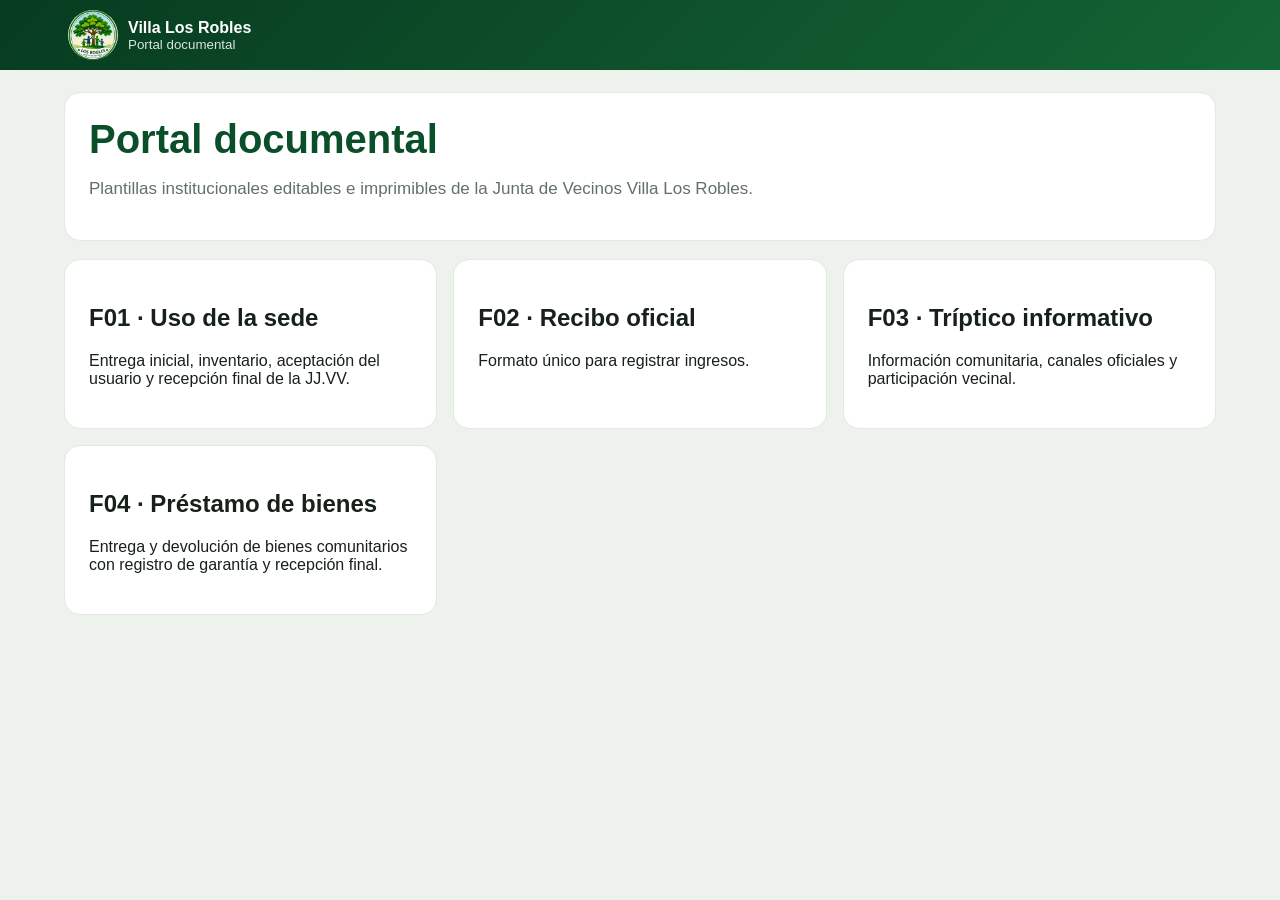
<file: index.html>
<!doctype html><html lang="es"><head><meta charset="utf-8"><meta name="viewport" content="width=device-width,initial-scale=1"><title>Villa Los Robles · Portal documental</title><link rel="stylesheet" href="css/styles.css"></head><body>
<header class="site-header"><div class="header-inner"><a class="brand" href="index.html"><img src="assets/logo-villa-los-robles.jpg"><span>Villa Los Robles<small>Portal documental</small></span></a></div></header>
<main class="page-shell"><section class="hero"><h1>Portal documental</h1><p>Plantillas institucionales editables e imprimibles de la Junta de Vecinos Villa Los Robles.</p></section>
<section class="grid">
<a class="card" href="documentos/f01-uso-sede.html"><h2>F01 · Uso de la sede</h2><p>Entrega inicial, inventario, aceptación del usuario y recepción final de la JJ.VV.</p></a>
<a class="card" href="documentos/f02-recibo.html"><h2>F02 · Recibo oficial</h2><p>Formato único para registrar ingresos.</p></a>
<a class="card" href="documentos/f03-triptico-001.html"><h2>F03 · Tríptico informativo</h2><p>Información comunitaria, canales oficiales y participación vecinal.</p></a>
<a class="card" href="documentos/f04-prestamo-bienes.html"><h2>F04 · Préstamo de bienes</h2><p>Entrega y devolución de bienes comunitarios con registro de garantía y recepción final.</p></a>
</section></main></body></html>
</file>
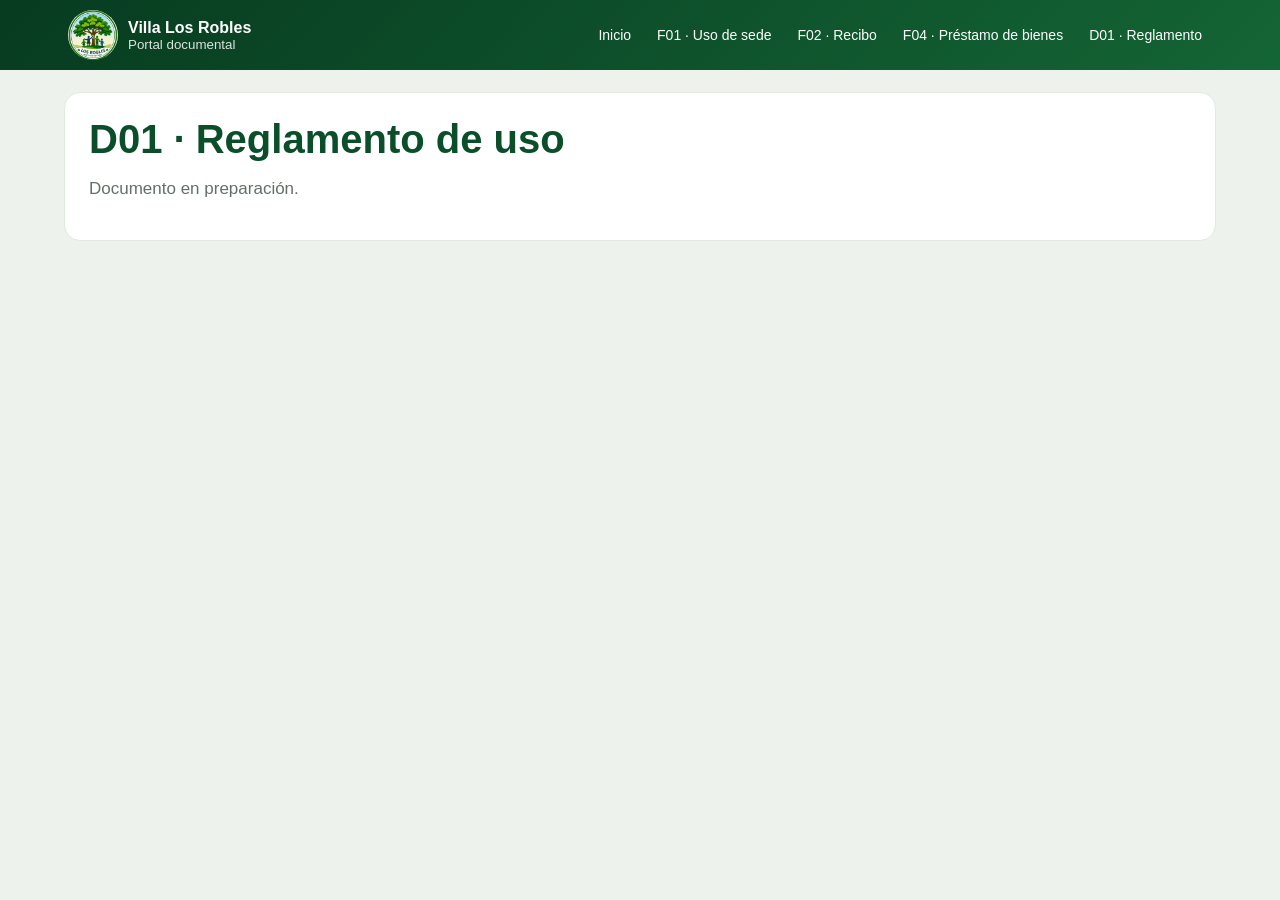
<file: documentos/d01-reglamento.html>
<!doctype html><html lang="es"><head><meta charset="utf-8"><meta name="viewport" content="width=device-width,initial-scale=1"><title>D01 · Reglamento</title><link rel="stylesheet" href="../css/styles.css"></head><body>
<header class="site-header">
  <div class="header-inner">
    <a class="brand" href="../index.html">
      <img src="../assets/logo-villa-los-robles.jpg" alt="Logo Villa Los Robles">
      <span>Villa Los Robles<small>Portal documental</small></span>
    </a>
    <nav>
      <a href="../index.html">Inicio</a>
      <a href="f01-uso-sede.html">F01 · Uso de sede</a>
      <a href="f02-recibo.html">F02 · Recibo</a>
      <a href="f04-prestamo-bienes.html">F04 · Préstamo de bienes</a>
      <a href="d01-reglamento.html">D01 · Reglamento</a>
    </nav>
  </div>
</header>
<main class="page-shell"><section class="hero"><h1>D01 · Reglamento de uso</h1><p>Documento en preparación.</p></section></main></body></html>
</file>
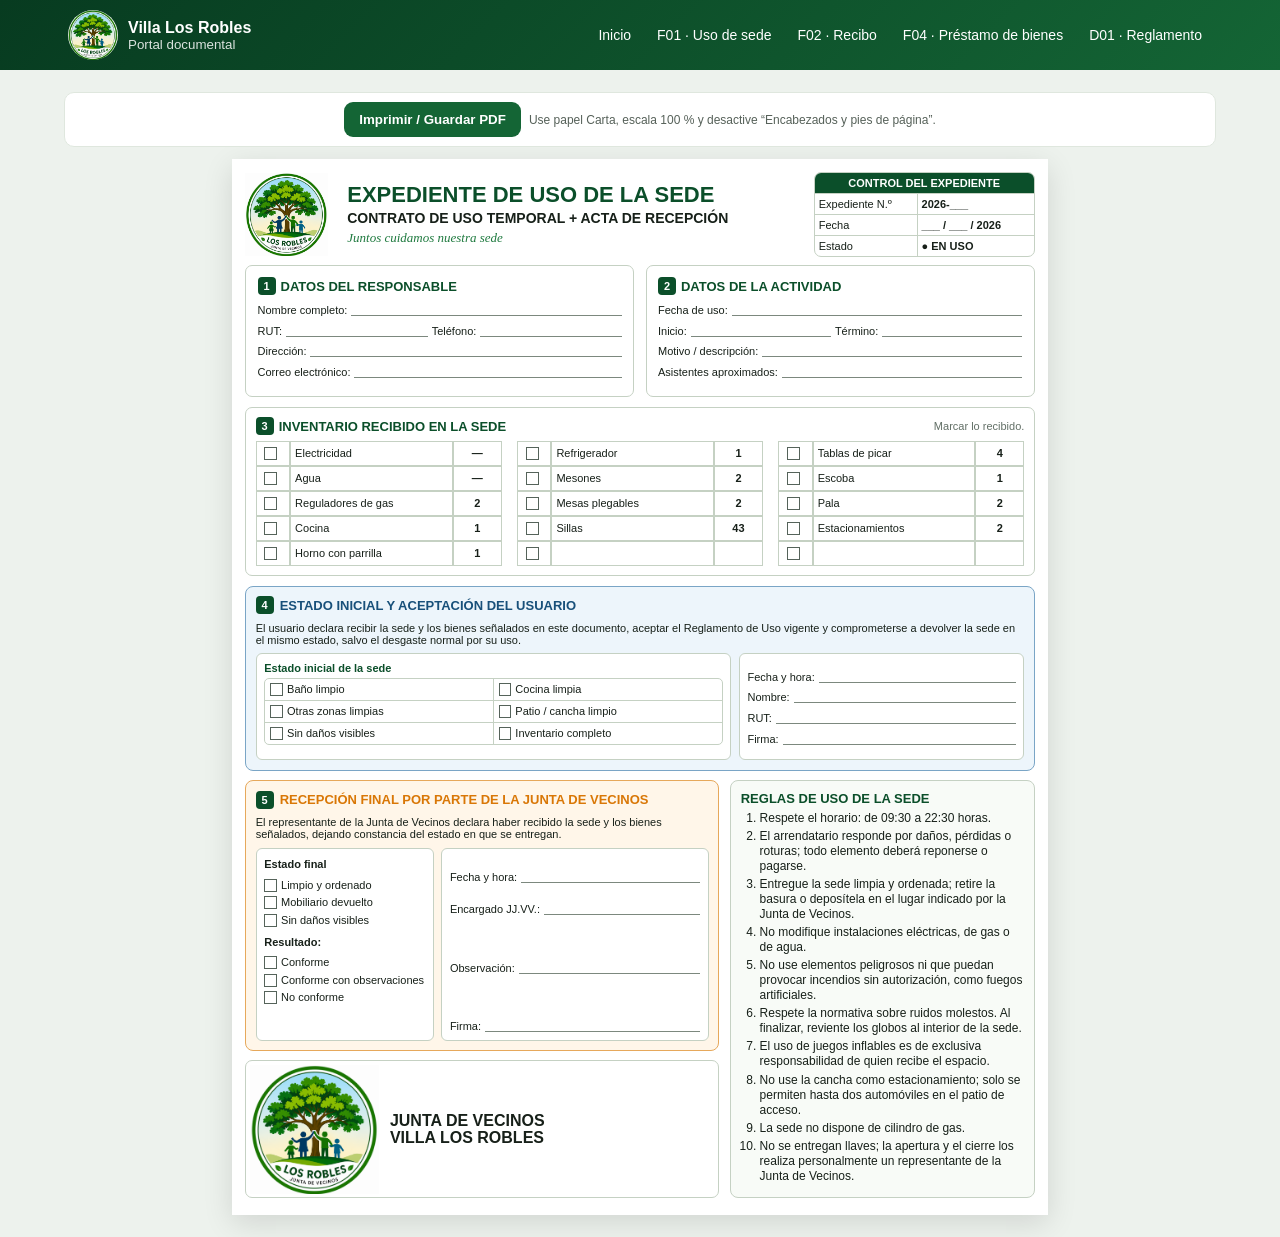
<file: documentos/f01-uso-sede.html>
<!doctype html>
<html lang="es">
<head>
  <meta charset="utf-8">
  <meta name="viewport" content="width=device-width,initial-scale=1">
  <title>F01 · Uso de la sede</title>
  <link rel="stylesheet" href="../css/styles.css">
  <style>
    @page{size:letter portrait;margin:0}
    .document{
      width:215.9mm;
      min-height:279.4mm;
      padding:3.5mm;
    }
    .doc-header{grid-template-columns:24mm 1fr 58.5mm;gap:3mm;padding-bottom:2mm;border-bottom:0}
    .doc-logo{width:22mm;height:22mm}
    .doc-title{font-size:22px}
    .doc-subtitle{font-size:14px}
    .doc-slogan{font-size:13px}
    .control{font-size:11px}
    .control div{grid-template-columns:1fr 1.15fr}
    .quick{margin:1.5mm 0}
    .quick div{padding:1.7mm;font-size:11px}
    .datos-superiores{display:grid;grid-template-columns:1fr 1fr;gap:3mm;margin-bottom:2.5mm}
    .datos-superiores>.panel{height:100%;margin:0}
    .section-title{margin-bottom:1.5mm;font-size:13px}
    .section-title small{margin-left:auto;color:var(--muted);font-size:11px;font-weight:400}
    .row{margin:1.8mm 0;font-size:11px}
    .inventory-panel{padding:2.5mm}
    .inventory-grid{display:grid;grid-template-columns:repeat(3,1fr);gap:4mm}
    .inventory-table{table-layout:fixed;border-collapse:separate;border-spacing:0}
    .inventory-table td{font-size:11px;padding:3px 4px;height:25px}
    .inventory-table .check{width:14%;text-align:center;padding:1px}
    .inventory-table .item{width:66%}
    .inventory-table .qty{width:20%;text-align:center;font-weight:700}
    .state-acceptance{padding:2.5mm;margin-top:2.5mm}
    .state-acceptance h2{display:flex;align-items:center;gap:6px}
    .state-layout{display:grid;grid-template-columns:1.25fr .75fr;gap:2mm}
    .paper-box{border:1px solid var(--line);border-radius:6px;padding:2mm;background:#fff}
    .paper-box-title{display:block;color:var(--green-900);font-size:11px;font-weight:700;margin-bottom:1mm}
    .state-checks{display:grid;grid-template-columns:repeat(2,1fr);border:1px solid var(--line);border-radius:5px;overflow:hidden}
    .state-checks div{padding:4px 5px;font-size:11px;border-right:1px solid var(--line);border-bottom:1px solid var(--line)}
    .state-checks div:nth-child(2n){border-right:0}
    .state-checks div:nth-last-child(-n+2){border-bottom:0}
    .paper-check{display:inline-block;width:3.4mm;height:3.4mm;border:1px solid #55635a;margin-right:4px;vertical-align:-.8mm;background:#fff}
    .writing-line{display:block;height:6mm;border-bottom:1px solid #7c887e}
    .signature-grid{display:grid;grid-template-columns:1.25fr .8fr 1fr;gap:2mm;margin-top:2mm}
    .signature-box{border:1px solid var(--line);border-radius:6px;padding:1.8mm;background:#fff;min-height:14.5mm;font-size:11px}
    .signature-box .row{margin:1mm 0}
    .reception{width:100%;padding:2.5mm;margin:0}
    .reception h2{display:flex;align-items:center;gap:6px}
    .reception-layout{display:grid;grid-template-columns:.8fr 1.2fr;gap:2mm}
    .outcome{font-size:11px;line-height:1.5}
    .outcome-checks,.outcome-result-options{display:grid;gap:1px;margin-top:1mm}
    .outcome-result{display:block;margin-top:1.5mm}
    .final-reception-fields{display:grid;grid-template-rows:7mm 7mm 14mm 14mm;gap:1.5mm}
    .final-reception-fields .row{margin:0;align-items:end}
    .closing-area{display:grid;grid-template-columns:60% 1fr;gap:3mm;margin-top:2.5mm;align-items:stretch}
    .closing-left{display:flex;flex-direction:column;gap:2.5mm}
    .closing-brand{display:flex;align-items:center;font-size:16px;line-height:1.1;padding:1mm;flex:0 0 36.4mm;min-height:0;gap:3mm}
    .closing-brand.footer-brand img{width:auto!important;height:34.02mm!important;max-width:100%;max-height:70mm;object-fit:contain;flex:0 0 auto}
    .closing-brand b{flex:1;text-align:left}
    .rules-panel{border:1px solid var(--line);border-radius:8px;background:var(--green-050);padding:2.5mm}
    .rules-panel h2{margin:0;color:var(--green-900);font-size:13px}
    .rules-panel ol{margin:1.5mm 0 0;padding-left:5mm;font-size:12px;line-height:1.25}
    .rules-panel li{margin:.8mm 0}
    .num{font-size:11px}
    .footer-brand img{width:15mm;height:15mm}
    .state-acceptance p,.reception p{font-size:11px}
    .state-acceptance h2,.reception h2{font-size:13px}
    .reception .paper-box>span{font-size:11px!important}
    @media print{
      html,body{width:215.9mm!important;height:279.4mm!important;margin:0!important;padding:0!important;background:#fff!important}
      .document{width:215.9mm!important;min-height:0!important;margin:0!important;padding:3.5mm!important;box-shadow:none!important;overflow:hidden!important}
      .datos-superiores,.state-layout,.state-checks,.signature-grid,.reception-layout,.footer{display:grid!important}
    }
    @media screen and (max-width:900px){
      .document{width:100%;min-height:auto;padding:12px}
      .datos-superiores,.state-layout,.signature-grid,.reception-layout,.closing-area{grid-template-columns:1fr}
      .inventory-panel{overflow-x:auto}
      .inventory-table{min-width:760px}
    }
  </style>
</head>
<body>
<header class="site-header">
  <div class="header-inner">
    <a class="brand" href="../index.html">
      <img src="../assets/logo-villa-los-robles.jpg" alt="Logo Villa Los Robles">
      <span>Villa Los Robles<small>Portal documental</small></span>
    </a>
    <nav aria-label="Documentos">
      <a href="../index.html">Inicio</a>
      <a href="f01-uso-sede.html" aria-current="page">F01 · Uso de sede</a>
      <a href="f02-recibo.html">F02 · Recibo</a>
      <a href="f04-prestamo-bienes.html">F04 · Préstamo de bienes</a>
      <a href="d01-reglamento.html">D01 · Reglamento</a>
    </nav>
  </div>
</header>

<div class="page-shell">
  <div class="doc-toolbar">
    <button class="btn" id="print-doc" type="button">Imprimir / Guardar PDF</button>
    <span style="align-self:center;font-size:12px;color:#566159">Use papel Carta, escala 100 % y desactive “Encabezados y pies de página”.</span>
  </div>

  <main class="document">
    <header class="doc-header">
      <img class="doc-logo" src="../assets/logo-villa-los-robles.jpg" alt="Logo oficial">
      <div>
        <h1 class="doc-title">EXPEDIENTE DE USO DE LA SEDE</h1>
        <div class="doc-subtitle">CONTRATO DE USO TEMPORAL + ACTA DE RECEPCIÓN</div>
        <div class="doc-slogan">Juntos cuidamos nuestra sede</div>
      </div>
      <div class="control">
        <strong>CONTROL DEL EXPEDIENTE</strong>
        <div><span>Expediente N.º</span><span>2026-___</span></div>
        <div><span>Fecha</span><span>___ / ___ / 2026</span></div>
        <div><span>Estado</span><span>● EN USO</span></div>
      </div>
    </header>

    <section class="datos-superiores">
      <section class="panel">
        <h2 class="section-title"><span class="num">1</span> DATOS DEL RESPONSABLE</h2>
        <div class="row one"><span>Nombre completo:</span><span class="line"></span></div>
        <div class="row"><span>RUT:</span><span class="line"></span><span>Teléfono:</span><span class="line"></span></div>
        <div class="row one"><span>Dirección:</span><span class="line"></span></div>
        <div class="row one"><span>Correo electrónico:</span><span class="line"></span></div>
      </section>

      <section class="panel">
        <h2 class="section-title"><span class="num">2</span> DATOS DE LA ACTIVIDAD</h2>
        <div class="row one"><span>Fecha de uso:</span><span class="line"></span></div>
        <div class="row"><span>Inicio:</span><span class="line"></span><span>Término:</span><span class="line"></span></div>
        <div class="row one"><span>Motivo / descripción:</span><span class="line"></span></div>
        <div class="row one"><span>Asistentes aproximados:</span><span class="line"></span></div>
      </section>
    </section>

    <section class="panel inventory-panel">
      <h2 class="section-title"><span class="num">3</span> INVENTARIO RECIBIDO EN LA SEDE <small>Marcar lo recibido.</small></h2>
      <div class="inventory-grid">
        <table class="inventory-table"><tbody>
          <tr><td class="check"><i class="paper-check"></i></td><td class="item">Electricidad</td><td class="qty">—</td></tr>
          <tr><td class="check"><i class="paper-check"></i></td><td class="item">Agua</td><td class="qty">—</td></tr>
          <tr><td class="check"><i class="paper-check"></i></td><td class="item">Reguladores de gas</td><td class="qty">2</td></tr>
          <tr><td class="check"><i class="paper-check"></i></td><td class="item">Cocina</td><td class="qty">1</td></tr>
          <tr><td class="check"><i class="paper-check"></i></td><td class="item">Horno con parrilla</td><td class="qty">1</td></tr>
        </tbody></table>
        <table class="inventory-table"><tbody>
          <tr><td class="check"><i class="paper-check"></i></td><td class="item">Refrigerador</td><td class="qty">1</td></tr>
          <tr><td class="check"><i class="paper-check"></i></td><td class="item">Mesones</td><td class="qty">2</td></tr>
          <tr><td class="check"><i class="paper-check"></i></td><td class="item">Mesas plegables</td><td class="qty">2</td></tr>
          <tr><td class="check"><i class="paper-check"></i></td><td class="item">Sillas</td><td class="qty">43</td></tr>
          <tr><td class="check"><i class="paper-check"></i></td><td class="item"></td><td class="qty"></td></tr>
        </tbody></table>
        <table class="inventory-table"><tbody>
          <tr><td class="check"><i class="paper-check"></i></td><td class="item">Tablas de picar</td><td class="qty">4</td></tr>
          <tr><td class="check"><i class="paper-check"></i></td><td class="item">Escoba</td><td class="qty">1</td></tr>
          <tr><td class="check"><i class="paper-check"></i></td><td class="item">Pala</td><td class="qty">2</td></tr>
          <tr><td class="check"><i class="paper-check"></i></td><td class="item">Estacionamientos</td><td class="qty">2</td></tr>
          <tr><td class="check"><i class="paper-check"></i></td><td class="item"></td><td class="qty"></td></tr>
        </tbody></table>
      </div>
    </section>

    <section class="banner user state-acceptance">
      <h2><span class="num">4</span> ESTADO INICIAL Y ACEPTACIÓN DEL USUARIO</h2>
      <p>El usuario declara recibir la sede y los bienes señalados en este documento, aceptar el Reglamento de Uso vigente y comprometerse a devolver la sede en el mismo estado, salvo el desgaste normal por su uso.</p>
      <div class="state-layout">
        <div class="paper-box">
          <b class="paper-box-title">Estado inicial de la sede</b>
          <div class="state-checks">
            <div><i class="paper-check"></i>Baño limpio</div>
            <div><i class="paper-check"></i>Cocina limpia</div>
            <div><i class="paper-check"></i>Otras zonas limpias</div>
            <div><i class="paper-check"></i>Patio / cancha limpio</div>
            <div><i class="paper-check"></i>Sin daños visibles</div>
            <div><i class="paper-check"></i>Inventario completo</div>
          </div>
        </div>
        <div class="paper-box">
          <div class="row one"><span>Fecha y hora:</span><span class="line"></span></div>
          <div class="row one"><span>Nombre:</span><span class="line"></span></div>
          <div class="row one"><span>RUT:</span><span class="line"></span></div>
          <div class="row one"><span>Firma:</span><span class="line"></span></div>
        </div>
      </div>
    </section>

    <div class="closing-area">
      <div class="closing-left">
        <section class="banner jjvv reception">
          <h2><span class="num">5</span> RECEPCIÓN FINAL POR PARTE DE LA JUNTA DE VECINOS</h2>
          <p>El representante de la Junta de Vecinos declara haber recibido la sede y los bienes señalados, dejando constancia del estado en que se entregan.</p>
          <div class="reception-layout">
            <div class="paper-box outcome">
              <b>Estado final</b>
              <div class="outcome-checks">
                <div><i class="paper-check"></i>Limpio y ordenado</div>
                <div><i class="paper-check"></i>Mobiliario devuelto</div>
                <div><i class="paper-check"></i>Sin daños visibles</div>
              </div>
              <b class="outcome-result">Resultado:</b>
              <div class="outcome-result-options">
                <div><i class="paper-check"></i>Conforme</div>
                <div><i class="paper-check"></i>Conforme con observaciones</div>
                <div><i class="paper-check"></i>No conforme</div>
              </div>
            </div>
            <div class="paper-box final-reception-fields">
              <div class="row one"><span>Fecha y hora:</span><span class="line"></span></div>
              <div class="row one"><span>Encargado JJ.VV.:</span><span class="line"></span></div>
              <div class="row one"><span>Observación:</span><span class="line"></span></div>
              <div class="row one"><span>Firma:</span><span class="line"></span></div>
            </div>
          </div>
        </section>
        <div class="footer-box footer-brand closing-brand"><img src="../assets/logo-villa-los-robles.jpg" alt=""><b>JUNTA DE VECINOS<br>VILLA LOS ROBLES</b></div>
      </div>
      <aside class="rules-panel">
        <h2>REGLAS DE USO DE LA SEDE</h2>
        <ol>
          <li>Respete el horario: de 09:30 a 22:30 horas.</li>
          <li>El arrendatario responde por daños, pérdidas o roturas; todo elemento deberá reponerse o pagarse.</li>
          <li>Entregue la sede limpia y ordenada; retire la basura o deposítela en el lugar indicado por la Junta de Vecinos.</li>
          <li>No modifique instalaciones eléctricas, de gas o de agua.</li>
          <li>No use elementos peligrosos ni que puedan provocar incendios sin autorización, como fuegos artificiales.</li>
          <li>Respete la normativa sobre ruidos molestos. Al finalizar, reviente los globos al interior de la sede.</li>
          <li>El uso de juegos inflables es de exclusiva responsabilidad de quien recibe el espacio.</li>
          <li>No use la cancha como estacionamiento; solo se permiten hasta dos automóviles en el patio de acceso.</li>
          <li>La sede no dispone de cilindro de gas.</li>
          <li>No se entregan llaves; la apertura y el cierre los realiza personalmente un representante de la Junta de Vecinos.</li>
        </ol>
      </aside>
    </div>
  </main>
</div>
<script src="../js/app.js"></script>
</body>
</html>
</file>
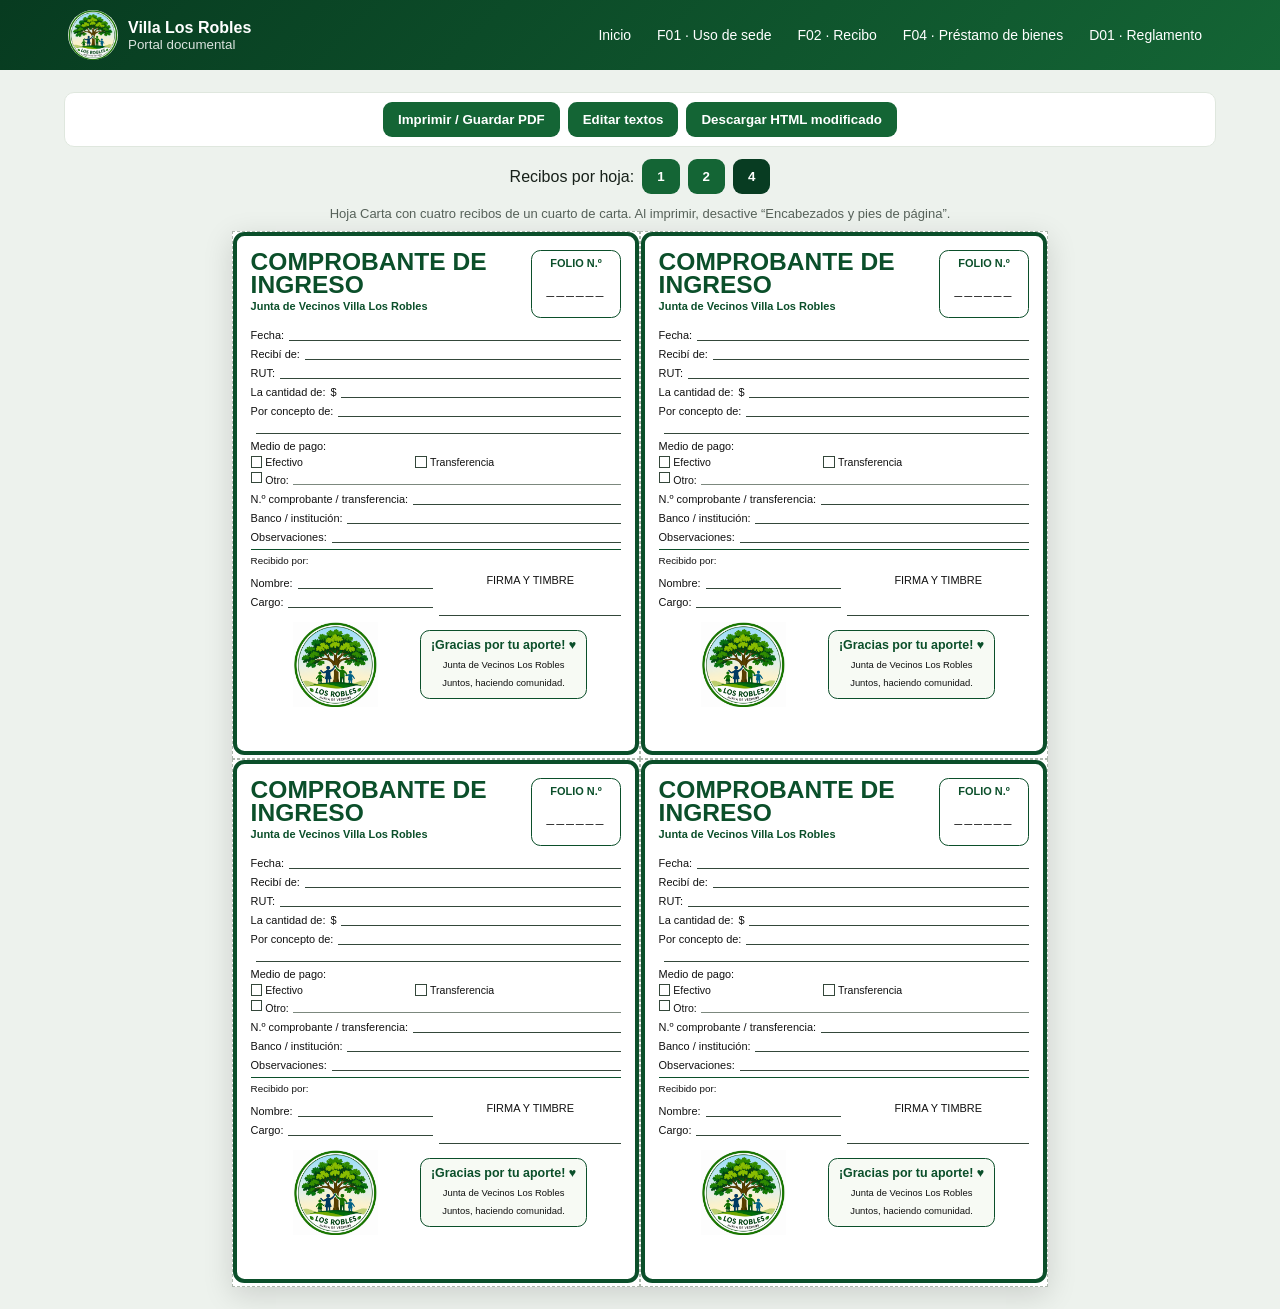
<file: documentos/f02-recibo.html>
<!doctype html>
<html lang="es">
<head>
<meta charset="utf-8">
<meta name="viewport" content="width=device-width,initial-scale=1">
<title>F02 · Recibo oficial</title>
<link rel="stylesheet" href="../css/styles.css">
<style>
:root{--rg:#0b4f2a;--rs:#f7faf4;--line:#34473a}
.print-controls{
  display:flex;gap:8px;justify-content:center;align-items:center;flex-wrap:wrap;
  margin-bottom:12px
}
.print-controls .btn.active{background:#083c22}
.sheet-preview{
  width:215.9mm; min-height:279.4mm; margin:auto; padding:0;
  display:grid; grid-template-columns:107.95mm 107.95mm;
  grid-template-rows:139.7mm 139.7mm;
  background:#fff; box-shadow:0 8px 28px rgba(0,0,0,.14);
  overflow:hidden
}
.receipt-slot{
  width:107.95mm;height:139.7mm;display:flex;align-items:stretch;justify-content:stretch;
  border:.2mm dashed #aeb8ae;overflow:hidden
}
.receipt-card{
  width:107.95mm;height:138.5mm;background:#fff;border:1.1mm solid var(--rg);
  border-radius:3mm;padding:3.6mm;color:#111;overflow:hidden
}
.receipt-head{display:grid;grid-template-columns:1fr 24mm;gap:2.5mm;align-items:start}
.receipt-logo{width:18mm;height:18mm;object-fit:contain}
.receipt-heading h1{margin:.4mm 0 0;color:var(--rg);font-size:6.5mm;line-height:.92}
.receipt-heading h2{margin:1.2mm 0 0;color:var(--rg);font-size:2.9mm;line-height:1.08}
.receipt-heading{text-align:left}
.folio-box{border:.35mm solid var(--rg);border-radius:2.5mm;padding:1.6mm 1.2mm;text-align:center;min-height:18mm;margin-top:0;align-self:start}
.folio-box b{display:block;color:var(--rg);font-size:2.9mm}
.folio-line{margin-top:3.6mm;font-size:3.6mm;letter-spacing:.6mm}
.receipt-fields{margin-top:2.4mm}
.field{display:grid;grid-template-columns:auto 1fr;gap:1.3mm;align-items:end;margin:1.35mm 0;font-size:2.9mm}
.field.amount{grid-template-columns:auto auto 1fr}
.field .line{min-height:3.7mm;border-bottom:.25mm solid var(--line)}
.field.continuation{margin-top:-.4mm}
.payment-title{font-size:2.9mm;margin-bottom:1.1mm}
.payment-options{display:grid;grid-template-columns:1fr 1.3fr;gap:1mm 1.6mm;font-size:2.8mm}
.check{display:flex;align-items:center;gap:.8mm}
.square{width:3.1mm;height:3.1mm;border:.25mm solid var(--line);display:inline-block;flex:0 0 auto}
.other-row{display:grid;grid-template-columns:auto 1fr;gap:1.2mm;align-items:end;margin-top:1mm;font-size:2.8mm}
.receipt-bottom{display:grid;grid-template-columns:1fr;gap:1.5mm;margin-top:1.6mm}
.receipt-closing{display:grid;grid-template-columns:33.75mm 1fr;gap:2mm;align-items:center}
.closing-logo{width:22.5mm;height:22.5mm;object-fit:contain;margin-left:11.25mm}
.thanks{border:.3mm solid var(--rg);border-radius:2.5mm;background:var(--rs);padding:2mm 2.5mm}
.receipt-closing .thanks{width:max-content;justify-self:center;text-align:center}
.thanks strong{display:block;color:var(--rg);font-size:3.3mm;margin-bottom:.5mm}
.thanks span{font-size:2.5mm}
.received-by{border-top:.3mm solid var(--rg);padding-top:1.5mm;font-size:2.6mm}
.received-grid{display:grid;grid-template-columns:1fr 1fr;gap:1.6mm}
.signature-label{display:flex;flex-direction:column;align-items:center;font-size:2.9mm;margin-top:1mm}
.signature-line{display:block;width:100%;min-height:8mm;border-bottom:.25mm solid var(--line)}
.screen-note{max-width:215.9mm;margin:0 auto 10px;font-size:13px;color:#566159;text-align:center}
.mode-1 .receipt-slot:nth-child(n+2){display:none}
.mode-2 .receipt-slot:nth-child(n+3){display:none}
.mode-1{grid-template-columns:107.95mm;grid-template-rows:139.7mm;width:107.95mm;min-height:139.7mm}
.mode-2{grid-template-columns:107.95mm 107.95mm;grid-template-rows:139.7mm;width:215.9mm;min-height:139.7mm}
@page{size:letter portrait;margin:0}
@media print{
  html,body{width:215.9mm!important;height:279.4mm!important;margin:0!important;padding:0!important;background:#fff!important}
  .site-header,.doc-toolbar,.screen-note,.print-controls{display:none!important}
  .page-shell{max-width:none!important;margin:0!important;padding:0!important}
  .sheet-preview{
    width:215.9mm!important;min-height:279.4mm!important;margin:0!important;
    box-shadow:none!important;display:grid!important;grid-template-columns:107.95mm 107.95mm!important;
    grid-template-rows:139.7mm 139.7mm!important
  }
  .receipt-slot{display:flex!important}
  .mode-1 .receipt-slot:nth-child(n+2),
  .mode-2 .receipt-slot:nth-child(n+3){visibility:hidden!important;display:flex!important}
  *{-webkit-print-color-adjust:exact!important;print-color-adjust:exact!important}
}
@media screen and (max-width:900px){
  .sheet-preview{transform:scale(.72);transform-origin:top left;margin-bottom:-78mm}
}
@media screen and (max-width:650px){
  .sheet-preview{transform:scale(.47);margin-bottom:-148mm}
}
</style>
</head>
<body>
<header class="site-header">
  <div class="header-inner">
    <a class="brand" href="../index.html">
      <img src="../assets/logo-villa-los-robles.jpg" alt="Logo Villa Los Robles">
      <span>Villa Los Robles<small>Portal documental</small></span>
    </a>
    <nav>
      <a href="../index.html">Inicio</a>
      <a href="f01-uso-sede.html">F01 · Uso de sede</a>
      <a href="f02-recibo.html">F02 · Recibo</a>
      <a href="f04-prestamo-bienes.html">F04 · Préstamo de bienes</a>
      <a href="d01-reglamento.html">D01 · Reglamento</a>
    </nav>
  </div>
</header>

<div class="page-shell">
  <div class="doc-toolbar">
    <button class="btn" id="print-doc">Imprimir / Guardar PDF</button>
    <button class="btn" id="toggle-edit">Editar textos</button>
    <button class="btn" id="download-html">Descargar HTML modificado</button>
  </div>

  <div class="print-controls">
    <span>Recibos por hoja:</span>
    <button class="btn" data-mode="1">1</button>
    <button class="btn" data-mode="2">2</button>
    <button class="btn active" data-mode="4">4</button>
  </div>

  <p class="screen-note">
    Hoja Carta con cuatro recibos de un cuarto de carta. Al imprimir, desactive “Encabezados y pies de página”.
  </p>

  <div class="sheet-preview mode-4" id="receipt-sheet"></div>
</div>

<template id="receipt-template">
  <div class="receipt-slot">
    <main class="receipt-card">
      <header class="receipt-head">
        <div class="receipt-heading">
          <h1 data-editable>COMPROBANTE DE INGRESO</h1>
          <h2 data-editable>Junta de Vecinos Villa Los Robles</h2>
        </div>
        <div class="folio-box">
          <b data-editable>FOLIO N.º</b>
          <div class="folio-line" data-editable>______</div>
        </div>
      </header>

      <section class="receipt-fields">
        <div class="field"><span>Fecha:</span><span class="line"></span></div>
        <div class="field"><span>Recibí de:</span><span class="line"></span></div>
        <div class="field"><span>RUT:</span><span class="line"></span></div>
        <div class="field amount"><span>La cantidad de:</span><span>$</span><span class="line"></span></div>
        <div class="field"><span>Por concepto de:</span><span class="line"></span></div>
        <div class="field continuation"><span></span><span class="line"></span></div>

        <div class="payment-title">Medio de pago:</div>
        <div class="payment-options">
          <span class="check"><span class="square"></span> Efectivo</span>
          <span class="check"><span class="square"></span> Transferencia</span>
        </div>
        <div class="other-row"><span><span class="square"></span> Otro:</span><span class="line"></span></div>

        <div class="field"><span>N.º comprobante / transferencia:</span><span class="line"></span></div>
        <div class="field"><span>Banco / institución:</span><span class="line"></span></div>
        <div class="field"><span>Observaciones:</span><span class="line"></span></div>
      </section>

      <section class="receipt-bottom">
        <div class="received-by">
          <div style="margin-bottom:1mm">Recibido por:</div>
          <div class="received-grid">
            <div>
              <div class="field"><span>Nombre:</span><span class="line"></span></div>
              <div class="field"><span>Cargo:</span><span class="line"></span></div>
            </div>
            <div class="signature-label">FIRMA Y TIMBRE<span class="signature-line"></span></div>
          </div>
        </div>
        <div class="receipt-closing">
          <img class="closing-logo" src="../assets/logo-villa-los-robles.jpg" alt="Logo oficial">
          <div class="thanks">
            <strong data-editable>¡Gracias por tu aporte! ♥</strong>
            <span data-editable>Junta de Vecinos Los Robles<br>Juntos, haciendo comunidad.</span>
          </div>
        </div>
      </section>
    </main>
  </div>
</template>

<script src="../js/app.js"></script>
<script>
const sheet=document.getElementById('receipt-sheet');
const template=document.getElementById('receipt-template');
for(let i=0;i<4;i++) sheet.appendChild(template.content.cloneNode(true));

document.querySelectorAll('[data-mode]').forEach(btn=>{
  btn.addEventListener('click',()=>{
    document.querySelectorAll('[data-mode]').forEach(x=>x.classList.remove('active'));
    btn.classList.add('active');
    sheet.className='sheet-preview mode-'+btn.dataset.mode;
  });
});
</script>
</body>
</html>
</file>
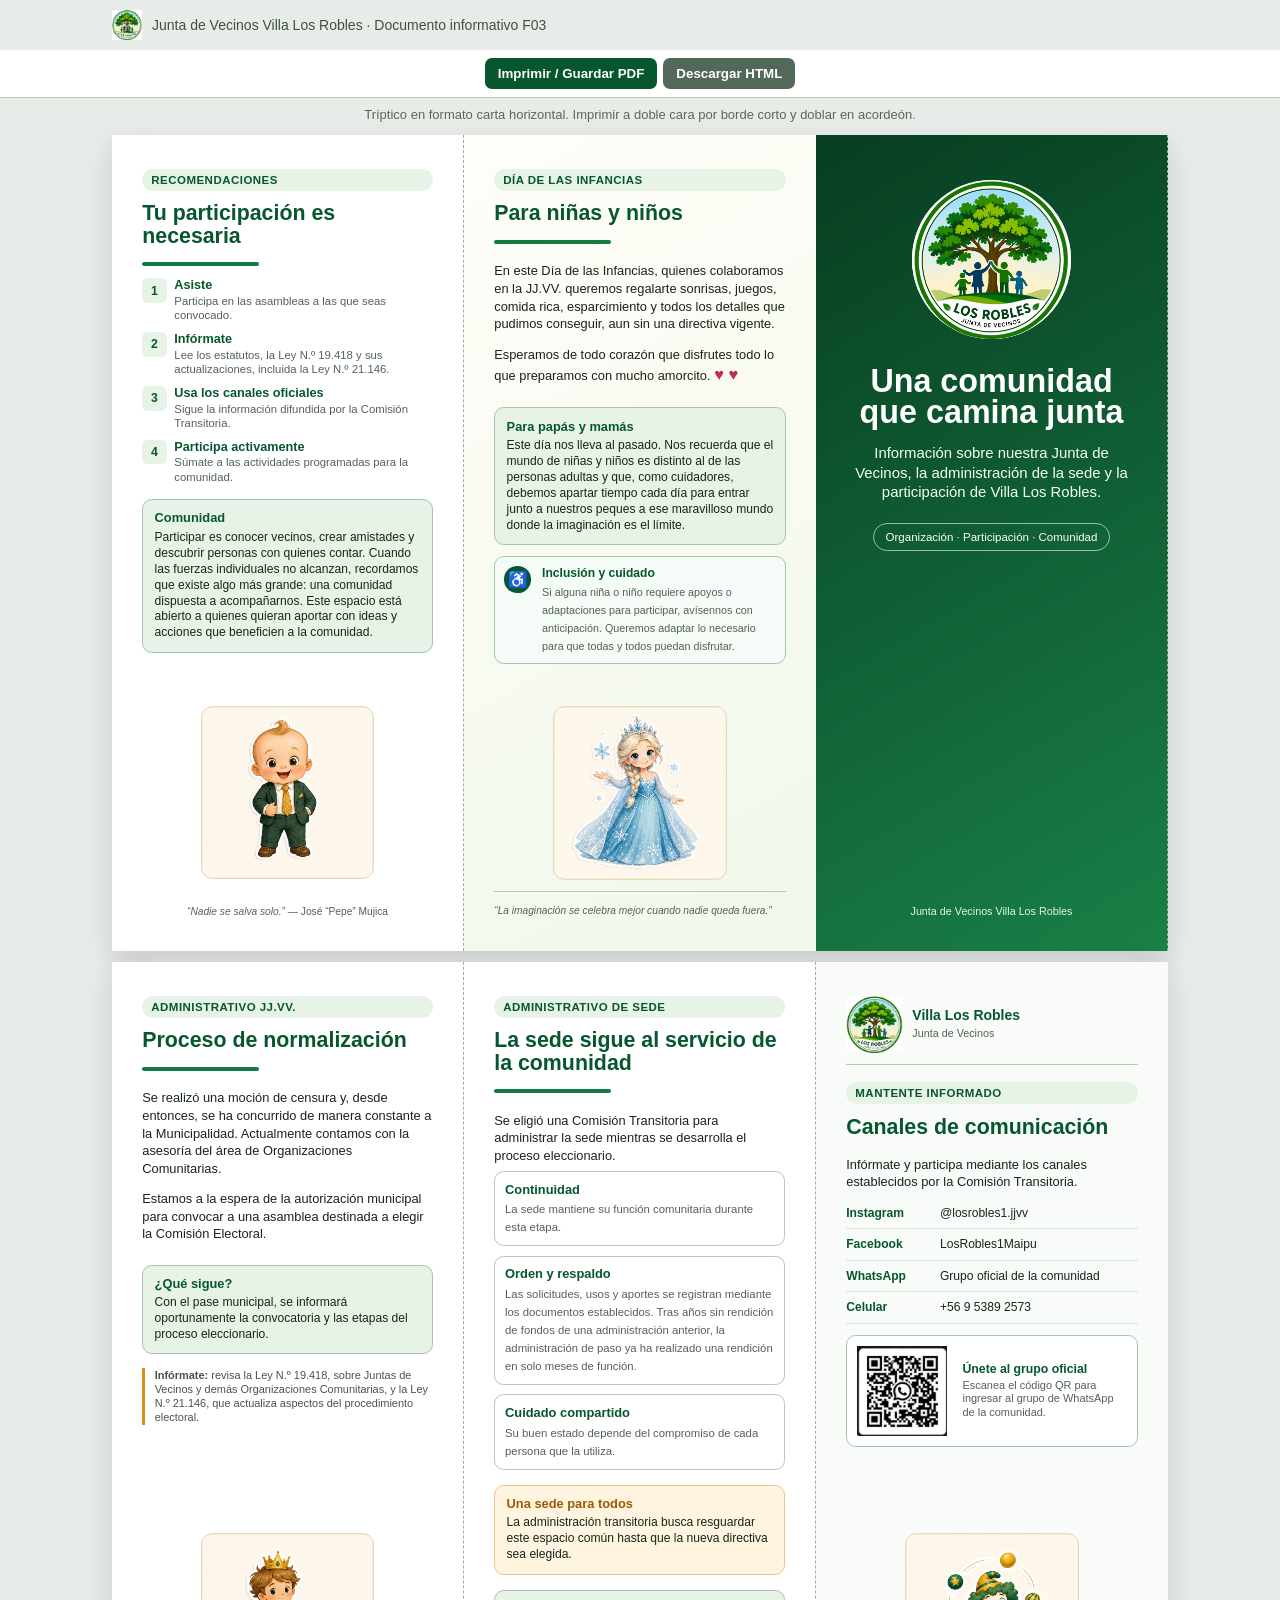
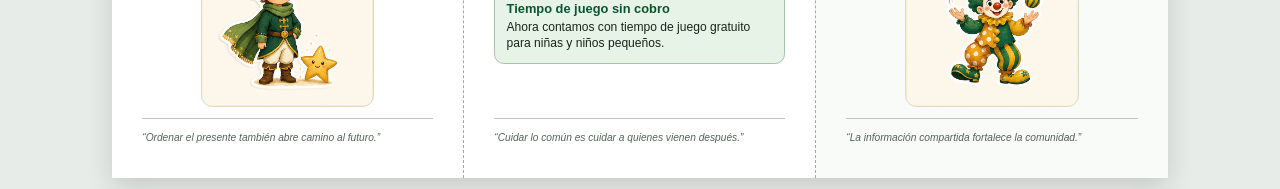
<file: documentos/f03-triptico-001.html>
<!doctype html>
<html lang="es">
<head>
<meta charset="utf-8">
<meta name="viewport" content="width=device-width,initial-scale=1">
<title>F03 · Tríptico informativo</title>
<style>
:root{--green:#07572e;--green-2:#137a40;--mint:#e8f3e8;--paper:#fff;--ink:#17251b;--muted:#536257;--line:#b8c8b9;--gold:#d9911a;--gold-soft:#fff4df}
*{box-sizing:border-box}
html,body{margin:0;background:#e8ece8;color:var(--ink);font-family:Arial,Helvetica,sans-serif}
.site-header{max-width:279.4mm;margin:0 auto;padding:10px 0;display:flex;align-items:center;gap:10px;font-size:14px;color:#3e5043}
.site-header img{width:30px;height:30px;object-fit:contain}
.doc-toolbar{position:sticky;top:0;z-index:5;background:#fff;border-bottom:1px solid var(--line);padding:8px;text-align:center}
.doc-toolbar button{border:0;border-radius:7px;background:var(--green);color:#fff;font-weight:700;padding:8px 13px;cursor:pointer}
.doc-toolbar button+button{margin-left:6px;background:#52695a}
.screen-note{max-width:279.4mm;margin:8px auto 0;text-align:center;font-size:13px;color:#59675b}
.sheet{width:279.4mm;height:215.9mm;margin:11px auto;background:var(--paper);display:grid;grid-template-columns:repeat(3,1fr);box-shadow:0 10px 25px rgba(0,0,0,.14);overflow:hidden}
.panel{padding:9mm 8mm;border-right:.25mm dashed #9cae9e;position:relative;overflow:hidden}
.panel:last-child{border-right:0}
.sheet[aria-label="Cara exterior del tríptico"] .contact{order:1}.sheet[aria-label="Cara exterior del tríptico"] .kids{order:2}.sheet[aria-label="Cara exterior del tríptico"] .cover{order:3}
.eyebrow{display:inline-block;border-radius:99px;background:var(--mint);color:var(--green);font-size:3.05mm;font-weight:700;padding:1.3mm 2.4mm;margin-bottom:3.1mm;letter-spacing:.04em}
h1,h2,h3,p{margin-top:0}h2{font-size:5.65mm;line-height:1.04;color:var(--green);margin-bottom:3mm}h3{font-size:3.6mm;margin-bottom:1mm;color:var(--green)}
p{font-size:3.4mm;line-height:1.37;margin:1.7mm 0}.small{font-size:2.95mm;line-height:1.34}.muted{color:var(--muted)}
.brand{display:flex;gap:2.5mm;align-items:center;border-bottom:.3mm solid var(--line);padding-bottom:3mm;margin-bottom:4.6mm}.brand img{width:15mm;height:15mm;object-fit:contain}.brand b{display:block;color:var(--green);font-size:3.7mm;line-height:1.06}.brand span{font-size:2.85mm;color:var(--muted)}
.cover{background:linear-gradient(150deg,#073d21,#198047);color:#fff;text-align:center;display:flex;flex-direction:column;justify-content:space-between}.cover img{width:42mm;height:42mm;object-fit:contain;border-radius:50%;background:#fff;margin:3mm auto 6mm}.cover h1{font-size:8.55mm;line-height:.97;margin:0 0 4mm}.cover p{font-size:3.95mm;line-height:1.3;color:#f2fff3}.cover .tag{display:inline-block;border:.25mm solid rgba(255,255,255,.58);border-radius:99px;padding:1.8mm 3mm;font-size:3.05mm;margin-top:4mm}.cover small{font-size:2.85mm;color:#e1f5e5}
.callout{margin-top:4mm;border:.3mm solid #a6c4ac;background:var(--mint);border-radius:2.6mm;padding:2.7mm 3mm;font-size:3.2mm;line-height:1.32}.callout b{display:block;color:var(--green);font-size:3.4mm;margin-bottom:.7mm}.callout.gold{background:var(--gold-soft);border-color:#e8c68d}.callout.gold b{color:#9c5a00}
.contact{background:#f8fbf8}.channel{display:grid;grid-template-columns:23mm 1fr;gap:1.8mm;padding:2.2mm 0;border-bottom:.25mm solid #dce5dc;font-size:3.2mm;align-items:center}.channel:last-child{border-bottom:0}.channel b{color:var(--green)}
.qr-area{display:grid;grid-template-columns:25mm 1fr;gap:3mm;align-items:center;margin-top:3mm;padding:2.5mm;border:.3mm solid #a6c4ac;border-radius:2.6mm;background:#fff}.qr-area img{width:24mm;height:24mm;object-fit:contain}.qr-area b{display:block;color:var(--green);font-size:3.25mm;margin-bottom:.7mm}.qr-area span{display:block;font-size:2.9mm;line-height:1.25;color:var(--muted)}
.quote{border-top:.3mm solid var(--line);padding-top:3mm;font-size:3mm;line-height:1.33;color:var(--muted)}
.cards{display:grid;gap:2.5mm}.card{border:.25mm solid var(--line);border-radius:2.5mm;padding:2.6mm;background:#fff}.card b{display:block;color:var(--green);font-size:3.4mm;margin-bottom:.7mm}.card span{font-size:3mm;line-height:1.28;color:var(--muted)}
.rule{height:1.05mm;width:31mm;background:var(--green-2);border-radius:9px;margin:1mm 0 3.3mm}.steps{display:grid;gap:2.6mm}.step{display:grid;grid-template-columns:6.5mm 1fr;gap:2mm;align-items:start}.num{width:6.5mm;height:6.5mm;border-radius:1.5mm;background:var(--mint);color:var(--green);display:grid;place-items:center;font-size:3.25mm;font-weight:700}.step b{display:block;font-size:3.35mm;color:var(--green);margin-bottom:.45mm}.step span{display:block;font-size:3mm;line-height:1.25;color:var(--muted)}
.list{padding-left:4.5mm;margin:2mm 0}.list li{font-size:3.25mm;line-height:1.32;margin:1.7mm 0}.legal{margin-top:3.5mm;border-left:1mm solid var(--gold);padding-left:2.5mm;font-size:2.9mm;line-height:1.3;color:#475349}
.kids{background:linear-gradient(150deg,#fffdf8,#f0f8eb)}.heart{color:#bd2d54;font-size:4.35mm}.footer-note{margin-top:4mm;text-align:center;color:var(--muted);font-size:2.7mm}
.inclusion{display:grid;grid-template-columns:8mm 1fr;gap:2mm;align-items:start;margin-top:3mm;border:.3mm solid #9fc6b0;background:#f5fbf6;border-radius:2.6mm;padding:2.4mm}.inclusion-icon{display:grid;place-items:center;width:7mm;height:7mm;border-radius:50%;background:var(--green);color:#fff;font-size:4.2mm;font-weight:700}.inclusion b{display:block;color:var(--green);font-size:3.2mm;margin-bottom:.5mm}.inclusion span:last-child{font-size:2.85mm;line-height:1.26;color:var(--muted)}
.with-illustration{display:flex;flex-direction:column}.panel-tail{display:flex;flex-direction:column;align-items:center;margin-top:auto;padding-top:3mm}.panel-quote{order:2;align-self:stretch;border-top:.25mm solid var(--line);padding-top:3mm;font-size:2.7mm;line-height:1.28;color:var(--muted);font-style:italic}.panel-illustration{order:1;width:46mm;height:46mm;margin-bottom:3mm;border-radius:3mm;background-image:url('../assets/f03-personajes-infantiles.png');background-size:200% 200%;border:.2mm solid #e3d9bc;background-color:#fffaf0}.panel-illustration.clown{background-position:0 0}.panel-illustration.prince{background-position:100% 0}.panel-illustration.ice{background-position:0 100%}.panel-illustration.baby{background-position:100% 100%}
@page{size:letter landscape;margin:0}
@media print{html,body{background:#fff}.site-header,.doc-toolbar,.screen-note{display:none!important}.sheet{margin:0;box-shadow:none;page-break-after:always}.sheet:last-of-type{page-break-after:auto}*{-webkit-print-color-adjust:exact!important;print-color-adjust:exact!important}}
@media screen and (max-width:900px){.sheet{transform:scale(.56);transform-origin:top left;margin-bottom:-95mm}.site-header,.screen-note{margin-left:8px}}
</style>
</head>
<body>
<header class="site-header"><img src="../assets/logo-villa-los-robles.jpg" alt="Logo Villa Los Robles"><span>Junta de Vecinos Villa Los Robles · Documento informativo F03</span></header>
<div class="doc-toolbar"><button onclick="window.print()">Imprimir / Guardar PDF</button><button onclick="downloadFile()">Descargar HTML</button></div>
<p class="screen-note">Tríptico en formato carta horizontal. Imprimir a doble cara por borde corto y doblar en acordeón.</p>

<!-- Cara exterior: reverso, portada y solapa -->
<section class="sheet" aria-label="Cara exterior del tríptico">
  <article class="panel with-illustration">
    <span class="eyebrow">RECOMENDACIONES</span>
    <h2>Tu participación es necesaria</h2>
    <div class="rule"></div>
    <div class="steps">
      <div class="step"><div class="num">1</div><div><b>Asiste</b><span>Participa en las asambleas a las que seas convocado.</span></div></div>
      <div class="step"><div class="num">2</div><div><b>Infórmate</b><span>Lee los estatutos, la Ley N.º 19.418 y sus actualizaciones, incluida la Ley N.º 21.146.</span></div></div>
      <div class="step"><div class="num">3</div><div><b>Usa los canales oficiales</b><span>Sigue la información difundida por la Comisión Transitoria.</span></div></div>
      <div class="step"><div class="num">4</div><div><b>Participa activamente</b><span>Súmate a las actividades programadas para la comunidad.</span></div></div>
    </div>
    <div class="callout"><b>Comunidad</b>Participar es conocer vecinos, crear amistades y descubrir personas con quienes contar. Cuando las fuerzas individuales no alcanzan, recordamos que existe algo más grande: una comunidad dispuesta a acompañarnos. Este espacio está abierto a quienes quieran aportar con ideas y acciones que beneficien a la comunidad.</div>
    <div class="panel-tail"><span class="panel-illustration baby" title="Bebé ejecutivo"></span></div>
    <div class="footer-note"><i>“Nadie se salva solo.”</i> — José “Pepe” Mujica</div>
  </article>

  <article class="panel cover">
    <div>
      <img src="../assets/logo-villa-los-robles.jpg" alt="Logo Villa Los Robles">
      <h1>Una comunidad que camina junta</h1>
      <p>Información sobre nuestra Junta de Vecinos, la administración de la sede y la participación de Villa Los Robles.</p>
      <span class="tag">Organización · Participación · Comunidad</span>
    </div>
    <small>Junta de Vecinos Villa Los Robles</small>
  </article>

  <article class="panel kids with-illustration">
    <span class="eyebrow">DÍA DE LAS INFANCIAS</span>
    <h2>Para niñas y niños</h2>
    <div class="rule"></div>
    <p>En este Día de las Infancias, quienes colaboramos en la JJ.VV. queremos regalarte sonrisas, juegos, comida rica, esparcimiento y todos los detalles que pudimos conseguir, aun sin una directiva vigente.</p>
    <p>Esperamos de todo corazón que disfrutes todo lo que preparamos con mucho amorcito. <span class="heart">♥ ♥</span></p>
    <div class="callout"><b>Para papás y mamás</b>Este día nos lleva al pasado. Nos recuerda que el mundo de niñas y niños es distinto al de las personas adultas y que, como cuidadores, debemos apartar tiempo cada día para entrar junto a nuestros peques a ese maravilloso mundo donde la imaginación es el límite.</div>
    <div class="inclusion"><span class="inclusion-icon" aria-hidden="true">♿</span><div><b>Inclusión y cuidado</b><span>Si alguna niña o niño requiere apoyos o adaptaciones para participar, avísennos con anticipación. Queremos adaptar lo necesario para que todas y todos puedan disfrutar.</span></div></div>
    <div class="panel-tail"><span class="panel-quote">“La imaginación se celebra mejor cuando nadie queda fuera.”</span><span class="panel-illustration ice" title="Princesa de hielo"></span></div>
  </article>
</section>

<!-- Cara interior -->
<section class="sheet" aria-label="Cara interior del tríptico">
  <article class="panel with-illustration">
    <span class="eyebrow">ADMINISTRATIVO JJ.VV.</span>
    <h2>Proceso de normalización</h2>
    <div class="rule"></div>
    <p>Se realizó una moción de censura y, desde entonces, se ha concurrido de manera constante a la Municipalidad. Actualmente contamos con la asesoría del área de Organizaciones Comunitarias.</p>
    <p>Estamos a la espera de la autorización municipal para convocar a una asamblea destinada a elegir la Comisión Electoral.</p>
    <div class="callout"><b>¿Qué sigue?</b>Con el pase municipal, se informará oportunamente la convocatoria y las etapas del proceso eleccionario.</div>
    <div class="legal"><b>Infórmate:</b> revisa la Ley N.º 19.418, sobre Juntas de Vecinos y demás Organizaciones Comunitarias, y la Ley N.º 21.146, que actualiza aspectos del procedimiento electoral.</div>
    <div class="panel-tail"><span class="panel-quote">“Ordenar el presente también abre camino al futuro.”</span><span class="panel-illustration prince" title="Pequeño príncipe"></span></div>
  </article>

  <article class="panel with-illustration">
    <span class="eyebrow">ADMINISTRATIVO DE SEDE</span>
    <h2>La sede sigue al servicio de la comunidad</h2>
    <div class="rule"></div>
    <p>Se eligió una Comisión Transitoria para administrar la sede mientras se desarrolla el proceso eleccionario.</p>
    <div class="cards">
      <div class="card"><b>Continuidad</b><span>La sede mantiene su función comunitaria durante esta etapa.</span></div>
      <div class="card"><b>Orden y respaldo</b><span>Las solicitudes, usos y aportes se registran mediante los documentos establecidos. Tras años sin rendición de fondos de una administración anterior, la administración de paso ya ha realizado una rendición en solo meses de función.</span></div>
      <div class="card"><b>Cuidado compartido</b><span>Su buen estado depende del compromiso de cada persona que la utiliza.</span></div>
    </div>
    <div class="callout gold"><b>Una sede para todos</b>La administración transitoria busca resguardar este espacio común hasta que la nueva directiva sea elegida.</div>
    <div class="callout"><b>Tiempo de juego sin cobro</b>Ahora contamos con tiempo de juego gratuito para niñas y niños pequeños.</div>
    <div class="panel-tail"><span class="panel-quote">“Cuidar lo común es cuidar a quienes vienen después.”</span></div>
  </article>

  <article class="panel contact with-illustration">
    <div class="brand"><img src="../assets/logo-villa-los-robles.jpg" alt=""><div><b>Villa Los Robles</b><span>Junta de Vecinos</span></div></div>
    <span class="eyebrow">MANTENTE INFORMADO</span>
    <h2>Canales de comunicación</h2>
    <p>Infórmate y participa mediante los canales establecidos por la Comisión Transitoria.</p>
    <div class="channel"><b>Instagram</b><span>@losrobles1.jjvv</span></div>
    <div class="channel"><b>Facebook</b><span>LosRobles1Maipu</span></div>
    <div class="channel"><b>WhatsApp</b><span>Grupo oficial de la comunidad</span></div>
    <div class="channel"><b>Celular</b><span>+56 9 5389 2573</span></div>
    <div class="qr-area"><img src="../assets/qr-whatsapp-los-robles.png" alt="Código QR del grupo oficial de WhatsApp"><div><b>Únete al grupo oficial</b><span>Escanea el código QR para ingresar al grupo de WhatsApp de la comunidad.</span></div></div>
    <div class="panel-tail"><span class="panel-quote">“La información compartida fortalece la comunidad.”</span><span class="panel-illustration clown" title="Payaso jugando"></span></div>
  </article>
</section>

<script>
function downloadFile(){const a=document.createElement('a');a.href=location.href;a.download='f03-triptico-001.html';a.click()}
</script>
</body>
</html>
</file>
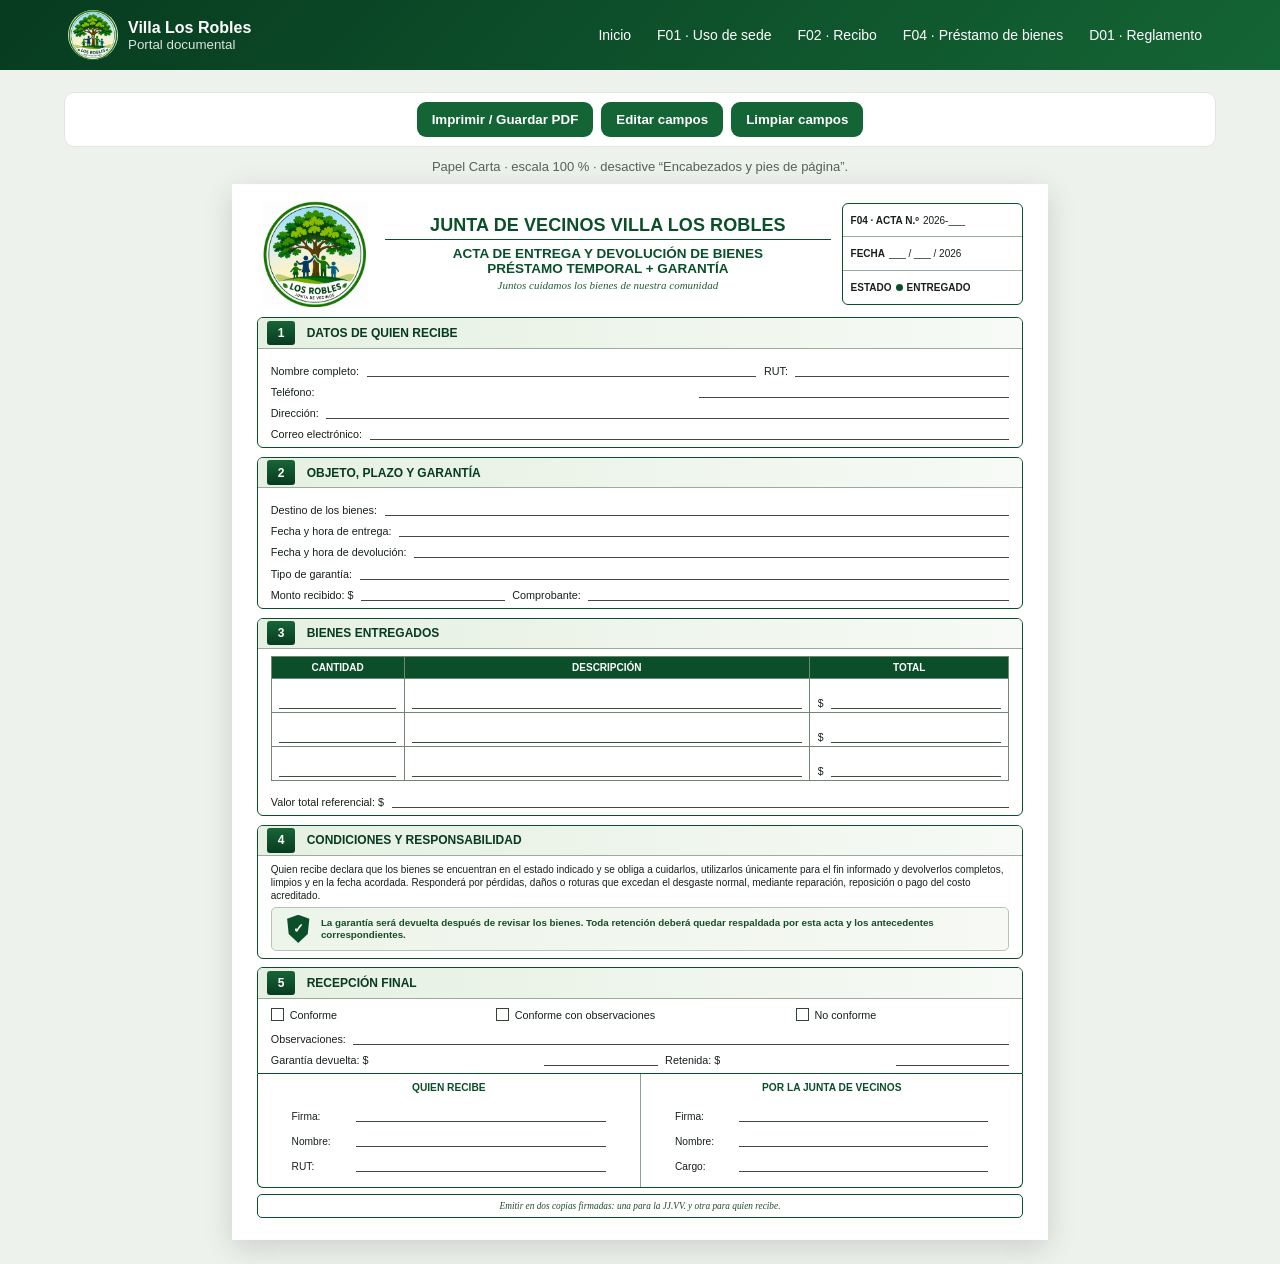
<file: documentos/f04-prestamo-bienes.html>
<!doctype html>
<html lang="es">
<head>
  <meta charset="utf-8">
  <meta name="viewport" content="width=device-width,initial-scale=1">
  <title>F04 · Préstamo temporal de bienes</title>
  <link rel="stylesheet" href="../css/styles.css">
  <style>
    :root{--f04-green:#0b4f2a;--f04-green-dark:#073b20;--f04-pale:#eef6ed;--f04-line:#6e8272;--f04-ink:#172019}
    @page{size:letter portrait;margin:0}
    .f04-note{max-width:215.9mm;margin:0 auto 10px;text-align:center;color:#566159;font-size:13px}
    .f04-page{width:215.9mm;height:279.4mm;min-height:279.4mm;margin:0 auto 24px;padding:4mm 6.5mm 3.5mm;overflow:hidden;color:var(--f04-ink);background:#fff;box-shadow:0 8px 28px rgba(0,0,0,.14)}
    .f04-header{height:29mm;display:grid;grid-template-columns:31mm minmax(0,1fr) 48mm;gap:3mm;align-items:center}
    .f04-logo{width:28mm;height:28mm;display:block;object-fit:contain;margin:auto}
    .f04-heading{text-align:center;color:var(--f04-green)}
    .f04-heading h1{margin:0;font-size:18px;line-height:1.05;font-weight:800;letter-spacing:.1px}
    .f04-heading-rule{height:1px;margin:4px 0 6px;background:var(--f04-green)}
    .f04-heading h2,.f04-heading h3{margin:0;font-size:13.5px;line-height:1.12;font-weight:800}
    .f04-heading p{margin:4px 0 0;font:italic 11px/1.05 Georgia,serif;color:#245f37}
    .f04-meta{border:1.2px solid var(--f04-green);border-radius:6px;overflow:hidden;font-size:10px}
    .f04-meta-row{min-height:8.8mm;display:flex;align-items:center;gap:4px;padding:1.5mm 2mm;border-bottom:1px solid #9aad9d;white-space:nowrap}
    .f04-meta-row:last-child{border-bottom:0}.f04-meta-row b{font-weight:800}
    .f04-dot{display:inline-block;width:7px;height:7px;border-radius:50%;background:var(--f04-green);flex:0 0 auto}
    .f04-section{margin-top:2.3mm;border:1.1px solid var(--f04-green);border-radius:6px;overflow:hidden}
    .f04-section-title{height:8mm;display:flex;align-items:center;gap:3mm;margin:0;padding-right:3mm;border-bottom:1px solid #9aad9d;color:var(--f04-green-dark);background:linear-gradient(90deg,#e5f0e2,#f7faf6);font-size:12px;font-weight:800}
    .f04-num{width:7.5mm;height:6.5mm;margin-left:2.5mm;display:grid;place-items:center;border-radius:3px;color:#fff;background:linear-gradient(#176537,var(--f04-green-dark));font-size:12px}
    .f04-content{padding:1.8mm 3.5mm 1.9mm;font-size:10.8px}
    .f04-row{display:grid;grid-template-columns:auto 1fr;gap:2mm;align-items:end;min-height:5.6mm}
    .f04-row.two{grid-template-columns:auto minmax(0,1.55fr) auto minmax(0,.85fr)}
    .f04-row.phone{grid-template-columns:auto 42%}.f04-label{white-space:nowrap}
    .f04-line{display:block;min-width:0;min-height:4.2mm;border-bottom:1px solid #3e4b41;padding:0 .7mm .4mm;outline:none}
    .f04-money{display:grid;grid-template-columns:auto 38mm auto 1fr;gap:2mm;align-items:end;min-height:5.6mm}
    .f04-goods{width:100%;margin:0;border-collapse:collapse;table-layout:fixed}
    .f04-goods th{height:6mm;padding:1mm;border:1px solid #718575;color:#fff;background:var(--f04-green);font-size:10px}
    .f04-goods td{height:9mm;padding:1mm 2mm;border:1px solid #718575;vertical-align:bottom;font-size:10.4px}
    .f04-goods .qty{width:18%}.f04-goods .description{width:55%}.f04-goods .total{width:27%}
    .f04-cell-line{display:block;min-height:3.5mm;border-bottom:1px solid #3e4b41;outline:none}
    .f04-total-cell{display:grid;grid-template-columns:auto 1fr;gap:2mm;align-items:end}
    .f04-reference-total{display:grid;grid-template-columns:auto 1fr;gap:2mm;align-items:end;min-height:5.8mm;margin-top:1.2mm}
    .f04-terms{margin:0;font-size:10px;line-height:1.3}
    .f04-notice{margin-top:1.5mm;padding:1.7mm 3mm;display:grid;grid-template-columns:8mm 1fr;gap:2mm;align-items:center;border:1px solid #b4c4b6;border-radius:5px;color:#174d29;background:linear-gradient(90deg,#edf4e9,#f6f9f4);font-size:9.8px;line-height:1.2;font-weight:700}
    .f04-shield{position:relative;width:7mm;height:7.5mm;margin:auto;background:var(--f04-green);clip-path:polygon(50% 0,92% 14%,86% 68%,50% 100%,14% 68%,8% 14%)}
    .f04-shield::after{content:"✓";position:absolute;inset:0;display:grid;place-items:center;color:#fff;font-size:13px;font-weight:800}
    .f04-final{border-radius:6px 6px 0 0;margin-bottom:0}
    .f04-checks{display:grid;grid-template-columns:1fr 1.35fr 1fr;gap:3mm;align-items:center;min-height:5mm}
    .f04-check{display:flex;gap:1.5mm;align-items:center;white-space:nowrap}
    .f04-box{width:3.5mm;height:3.5mm;border:1px solid #344238;display:inline-block;flex:0 0 auto;background:#fff}
    .f04-observations{display:grid;grid-template-columns:auto 1fr;gap:2mm;align-items:end;min-height:5.5mm}
    .f04-settlement{display:grid;grid-template-columns:auto 30mm auto 30mm;gap:2mm;align-items:end;min-height:5.5mm}
    .f04-signatures{display:grid;grid-template-columns:1fr 1fr;border:1.1px solid var(--f04-green);border-top:0;border-radius:0 0 6px 6px;overflow:hidden}
    .f04-signature{height:30mm;padding:2mm 9mm 1.5mm}.f04-signature+.f04-signature{border-left:1px solid #8da191}
    .f04-signature h4{margin:0 0 1.2mm;text-align:center;color:var(--f04-green);font-size:10.2px}
    .f04-signature-row{display:grid;grid-template-columns:15mm 1fr;gap:2mm;align-items:end;min-height:6.6mm;font-size:10.2px}
    .f04-footer{height:6.3mm;margin-top:1.5mm;display:grid;place-items:center;border:1px solid var(--f04-green);border-radius:5px;color:#214b2e;font:italic 9.3px Georgia,serif}
    [data-editable][contenteditable="true"]{cursor:text}[data-editable][contenteditable="true"]:focus{background:#fff7c8;outline:none}
    @media print{
      html,body{width:215.9mm!important;height:279.4mm!important;margin:0!important;padding:0!important;background:#fff!important}
      .site-header,.doc-toolbar,.f04-note{display:none!important}.page-shell{max-width:none!important;margin:0!important;padding:0!important}
      .f04-page{width:215.9mm!important;height:279.4mm!important;min-height:279.4mm!important;margin:0!important;padding:4mm 6.5mm 3.5mm!important;box-shadow:none!important;overflow:hidden!important}
      *{-webkit-print-color-adjust:exact!important;print-color-adjust:exact!important}
    }
    @media screen and (max-width:900px){.f04-page{transform:scale(.72);transform-origin:top left;margin-bottom:-75mm}}
    @media screen and (max-width:650px){.f04-page{transform:scale(.47);margin-bottom:-147mm}.f04-note{padding:0 12px}}
  </style>
</head>
<body>
<header class="site-header">
  <div class="header-inner">
    <a class="brand" href="../index.html"><img src="../assets/logo-villa-los-robles.jpg" alt="Logo Villa Los Robles"><span>Villa Los Robles<small>Portal documental</small></span></a>
    <nav aria-label="Documentos"><a href="../index.html">Inicio</a><a href="f01-uso-sede.html">F01 · Uso de sede</a><a href="f02-recibo.html">F02 · Recibo</a><a href="f04-prestamo-bienes.html" aria-current="page">F04 · Préstamo de bienes</a><a href="d01-reglamento.html">D01 · Reglamento</a></nav>
  </div>
</header>

<div class="page-shell">
  <div class="doc-toolbar"><button class="btn" id="print-doc" type="button">Imprimir / Guardar PDF</button><button class="btn" id="toggle-edit" type="button">Editar campos</button><button class="btn" id="clear-f04" type="button">Limpiar campos</button></div>
  <p class="f04-note">Papel Carta · escala 100 % · desactive “Encabezados y pies de página”.</p>

  <main class="f04-page" aria-label="Formulario F04 de préstamo temporal de bienes">
    <header class="f04-header">
      <img class="f04-logo" src="../assets/logo-villa-los-robles.jpg" alt="Logo oficial de Villa Los Robles">
      <div class="f04-heading"><h1>JUNTA DE VECINOS VILLA LOS ROBLES</h1><div class="f04-heading-rule"></div><h2>ACTA DE ENTREGA Y DEVOLUCIÓN DE BIENES</h2><h3>PRÉSTAMO TEMPORAL + GARANTÍA</h3><p>Juntos cuidamos los bienes de nuestra comunidad</p></div>
      <div class="f04-meta" aria-label="Control del acta"><div class="f04-meta-row"><b>F04 · ACTA N.º</b><span data-editable>2026-___</span></div><div class="f04-meta-row"><b>FECHA</b><span data-editable>___ / ___ / 2026</span></div><div class="f04-meta-row"><b>ESTADO</b><span class="f04-dot" aria-hidden="true"></span><b data-editable>ENTREGADO</b></div></div>
    </header>

    <section class="f04-section">
      <h2 class="f04-section-title"><span class="f04-num">1</span>DATOS DE QUIEN RECIBE</h2>
      <div class="f04-content"><div class="f04-row two"><span class="f04-label">Nombre completo:</span><span class="f04-line" data-editable></span><span class="f04-label">RUT:</span><span class="f04-line" data-editable></span></div><div class="f04-row phone"><span class="f04-label">Teléfono:</span><span class="f04-line" data-editable></span></div><div class="f04-row"><span class="f04-label">Dirección:</span><span class="f04-line" data-editable></span></div><div class="f04-row"><span class="f04-label">Correo electrónico:</span><span class="f04-line" data-editable></span></div></div>
    </section>

    <section class="f04-section">
      <h2 class="f04-section-title"><span class="f04-num">2</span>OBJETO, PLAZO Y GARANTÍA</h2>
      <div class="f04-content"><div class="f04-row"><span class="f04-label">Destino de los bienes:</span><span class="f04-line" data-editable></span></div><div class="f04-row"><span class="f04-label">Fecha y hora de entrega:</span><span class="f04-line" data-editable></span></div><div class="f04-row"><span class="f04-label">Fecha y hora de devolución:</span><span class="f04-line" data-editable></span></div><div class="f04-row"><span class="f04-label">Tipo de garantía:</span><span class="f04-line" data-editable></span></div><div class="f04-money"><span>Monto recibido: $</span><span class="f04-line" data-editable></span><span>Comprobante:</span><span class="f04-line" data-editable></span></div></div>
    </section>

    <section class="f04-section">
      <h2 class="f04-section-title"><span class="f04-num">3</span>BIENES ENTREGADOS</h2>
      <div class="f04-content">
        <table class="f04-goods"><thead><tr><th class="qty" scope="col">CANTIDAD</th><th class="description" scope="col">DESCRIPCIÓN</th><th class="total" scope="col">TOTAL</th></tr></thead><tbody>
          <tr><td><span class="f04-cell-line" data-editable></span></td><td><span class="f04-cell-line" data-editable></span></td><td><span class="f04-total-cell"><span>$</span><span class="f04-cell-line" data-editable></span></span></td></tr>
          <tr><td><span class="f04-cell-line" data-editable></span></td><td><span class="f04-cell-line" data-editable></span></td><td><span class="f04-total-cell"><span>$</span><span class="f04-cell-line" data-editable></span></span></td></tr>
          <tr><td><span class="f04-cell-line" data-editable></span></td><td><span class="f04-cell-line" data-editable></span></td><td><span class="f04-total-cell"><span>$</span><span class="f04-cell-line" data-editable></span></span></td></tr>
        </tbody></table>
        <div class="f04-reference-total"><span>Valor total referencial: $</span><span class="f04-line" data-editable></span></div>
      </div>
    </section>

    <section class="f04-section">
      <h2 class="f04-section-title"><span class="f04-num">4</span>CONDICIONES Y RESPONSABILIDAD</h2>
      <div class="f04-content"><p class="f04-terms">Quien recibe declara que los bienes se encuentran en el estado indicado y se obliga a cuidarlos, utilizarlos únicamente para el fin informado y devolverlos completos, limpios y en la fecha acordada. Responderá por pérdidas, daños o roturas que excedan el desgaste normal, mediante reparación, reposición o pago del costo acreditado.</p><div class="f04-notice"><span class="f04-shield" aria-hidden="true"></span><span>La garantía será devuelta después de revisar los bienes. Toda retención deberá quedar respaldada por esta acta y los antecedentes correspondientes.</span></div></div>
    </section>

    <section class="f04-section f04-final">
      <h2 class="f04-section-title"><span class="f04-num">5</span>RECEPCIÓN FINAL</h2>
      <div class="f04-content"><div class="f04-checks"><span class="f04-check"><span class="f04-box"></span>Conforme</span><span class="f04-check"><span class="f04-box"></span>Conforme con observaciones</span><span class="f04-check"><span class="f04-box"></span>No conforme</span></div><div class="f04-observations"><span>Observaciones:</span><span class="f04-line" data-editable></span></div><div class="f04-settlement"><span>Garantía devuelta: $</span><span class="f04-line" data-editable></span><span>Retenida: $</span><span class="f04-line" data-editable></span></div></div>
    </section>

    <div class="f04-signatures">
      <section class="f04-signature" aria-label="Firma de quien recibe"><h4>QUIEN RECIBE</h4><div class="f04-signature-row"><span>Firma:</span><span class="f04-line"></span></div><div class="f04-signature-row"><span>Nombre:</span><span class="f04-line" data-editable></span></div><div class="f04-signature-row"><span>RUT:</span><span class="f04-line" data-editable></span></div></section>
      <section class="f04-signature" aria-label="Firma de la Junta de Vecinos"><h4>POR LA JUNTA DE VECINOS</h4><div class="f04-signature-row"><span>Firma:</span><span class="f04-line"></span></div><div class="f04-signature-row"><span>Nombre:</span><span class="f04-line" data-editable></span></div><div class="f04-signature-row"><span>Cargo:</span><span class="f04-line" data-editable></span></div></section>
    </div>
    <div class="f04-footer">Emitir en dos copias firmadas: una para la JJ.VV. y otra para quien recibe.</div>
  </main>
</div>

<script src="../js/app.js"></script>
<script>
  const clearF04Button=document.getElementById('clear-f04');
  if(clearF04Button){clearF04Button.addEventListener('click',()=>{document.querySelectorAll('.f04-line[data-editable],.f04-cell-line[data-editable]').forEach(el=>el.textContent='');});}
</script>
</body>
</html>
</file>
<file: css/styles.css>
:root{
  --green-950:#073b20;--green-900:#0b4f2a;--green-800:#146535;--green-700:#1f7a3f;
  --green-100:#eef6ed;--green-050:#f8fbf7;--blue:#18507a;--blue-100:#edf5fb;
  --orange:#d97706;--orange-100:#fff6e9;--ink:#172019;--muted:#637067;--line:#c5d1c3;
}
*{box-sizing:border-box}
html,body{margin:0;background:#edf2ed;color:var(--ink);font-family:Arial,Helvetica,sans-serif}
a{text-decoration:none;color:inherit}
.site-header{background:linear-gradient(135deg,var(--green-950),var(--green-800));color:#fff;position:sticky;top:0;z-index:50}
.header-inner{max-width:1180px;margin:auto;padding:10px 18px;display:flex;align-items:center;gap:14px}
.brand{display:flex;align-items:center;gap:10px;font-weight:700}
.brand img{width:50px;height:50px;border-radius:50%;object-fit:cover;background:#fff}
.brand small{display:block;font-weight:400;opacity:.85}
nav{margin-left:auto;display:flex;gap:6px}
nav a{padding:8px 10px;border-radius:8px;font-size:14px}
nav a:hover{background:rgba(255,255,255,.15)}
.page-shell{max-width:1180px;margin:22px auto;padding:0 14px}
.hero,.card{background:#fff;border:1px solid #e1e9e0;border-radius:16px;padding:24px}
.hero h1{margin:0;color:var(--green-900);font-size:40px}
.hero p{color:var(--muted);font-size:17px}
.grid{display:grid;grid-template-columns:repeat(3,1fr);gap:16px;margin-top:18px}
.btn{display:inline-block;background:var(--green-800);color:#fff;border:0;border-radius:9px;padding:10px 15px;font-weight:700;cursor:pointer}
.doc-toolbar{position:sticky;top:72px;z-index:40;background:#fff;border:1px solid #dfe7de;border-radius:10px;padding:9px;display:flex;justify-content:center;gap:8px;margin-bottom:12px}
.document{width:210mm;min-height:297mm;margin:auto;background:#fff;padding:5mm;box-shadow:0 8px 28px rgba(0,0,0,.12)}
.doc-header{display:grid;grid-template-columns:26mm 1fr 41mm;gap:4mm;align-items:center;border-bottom:1px solid var(--line);padding-bottom:2mm}
.doc-logo{width:24mm;height:24mm;object-fit:contain}
.doc-title{margin:0;color:var(--green-900);font-size:24px;line-height:1}
.doc-subtitle{font-size:15px;font-weight:700;margin-top:4px}
.doc-slogan{font:italic 14px Georgia,serif;color:var(--green-700);margin-top:4px}
.control{border:1px solid var(--line);border-radius:7px;overflow:hidden;font-size:9px}
.control strong{display:block;background:var(--green-900);color:#fff;text-align:center;padding:4px}
.control div{display:grid;grid-template-columns:1fr 1.2fr;border-top:1px solid var(--line)}
.control span{padding:4px}.control span+span{border-left:1px solid var(--line);font-weight:700}
.quick{display:grid;grid-template-columns:repeat(5,1fr);margin:2mm 0;border-bottom:1px solid var(--line)}
.quick div{font-size:8px;padding:2mm;border-right:1px solid var(--line)}.quick div:last-child{border-right:0}.quick b{color:var(--green-900)}
.top-grid{display:grid;grid-template-columns:39% 61%;gap:3mm}
.panel{border:1px solid var(--line);border-radius:7px;padding:3mm;margin-bottom:2.5mm}
.section-title{display:flex;align-items:center;gap:5px;margin:0 0 2mm;color:var(--green-900);font-size:11px}
.num{width:18px;height:18px;border-radius:4px;background:var(--green-900);color:#fff;display:inline-flex;align-items:center;justify-content:center;font-size:9px}
.row{display:grid;grid-template-columns:auto 1fr auto 1fr;gap:4px;align-items:end;margin:2mm 0;font-size:8.5px}
.row.one{grid-template-columns:auto 1fr}.line{min-height:14px;border-bottom:1px solid #7c887e}
table{width:100%;border-collapse:collapse;font-size:7.6px}
th{background:var(--green-800);color:#fff;padding:3px;border:1px solid var(--line)}
td{padding:2.5px 3px;border:1px solid var(--line)}
.state-grid{display:grid;grid-template-columns:repeat(6,1fr);gap:0;border:1px solid var(--line);border-radius:7px;overflow:hidden}
.state-grid label{font-size:7.5px;padding:4px;border-right:1px solid var(--line)}.state-grid label:last-child{border-right:0}
.banner{border-radius:8px;padding:3mm;margin-top:2.5mm;border:1px solid}
.banner.user{background:var(--blue-100);border-color:#7aa5c6}.banner.jjvv{background:var(--orange-100);border-color:#e6a85b}
.banner h2{margin:0 0 2mm;font-size:12px}.banner.user h2{color:var(--blue)}.banner.jjvv h2{color:var(--orange)}
.banner p{font-size:8px;margin:0 0 2mm}
.banner-grid{display:grid;grid-template-columns:1.25fr .8fr 1fr;gap:2mm}
.box{border:1px solid var(--line);border-radius:6px;padding:2mm;background:#fff}.box .row{margin:1mm 0}
.jjvv-grid{display:grid;grid-template-columns:1.25fr .75fr;gap:2mm}.outcome{font-size:8px;line-height:1.5}
.footer{display:grid;grid-template-columns:1fr 1.2fr 1fr;gap:2mm;margin-top:2.5mm}
.footer-box{border:1px solid var(--line);border-radius:7px;padding:2mm;font-size:7.5px}
.footer-brand{display:flex;align-items:center;gap:6px}.footer-brand img{width:18mm;height:18mm;object-fit:contain}
[contenteditable=true]:focus{background:#fff7c8;outline:none}
@page{size:A4 portrait;margin:2mm}
@media print{
  html,body{
    width:210mm!important;
    background:#fff!important;
    margin:0!important;
    padding:0!important;
  }
  .site-header,.doc-toolbar{display:none!important}
  .page-shell{max-width:none!important;margin:0!important;padding:0!important}
  .document{
    width:210mm!important;
    min-height:0!important;
    margin:0!important;
    padding:3.5mm!important;
    box-shadow:none!important;
    overflow:hidden!important;
  }
  .top-grid{display:grid!important;grid-template-columns:39% 61%!important;gap:3mm!important}
  .banner-grid{display:grid!important;grid-template-columns:1.25fr .8fr 1fr!important;gap:2mm!important}
  .jjvv-grid{display:grid!important;grid-template-columns:1.25fr .75fr!important;gap:2mm!important}
  .footer{display:grid!important;grid-template-columns:1fr 1.2fr 1fr!important;gap:2mm!important}
  *{-webkit-print-color-adjust:exact!important;print-color-adjust:exact!important}
}
@media screen and (max-width:900px){
  nav{display:none}.grid,.top-grid,.banner-grid,.jjvv-grid,.footer{grid-template-columns:1fr}
  .document{width:100%;min-height:auto;padding:12px}
}
</file>
